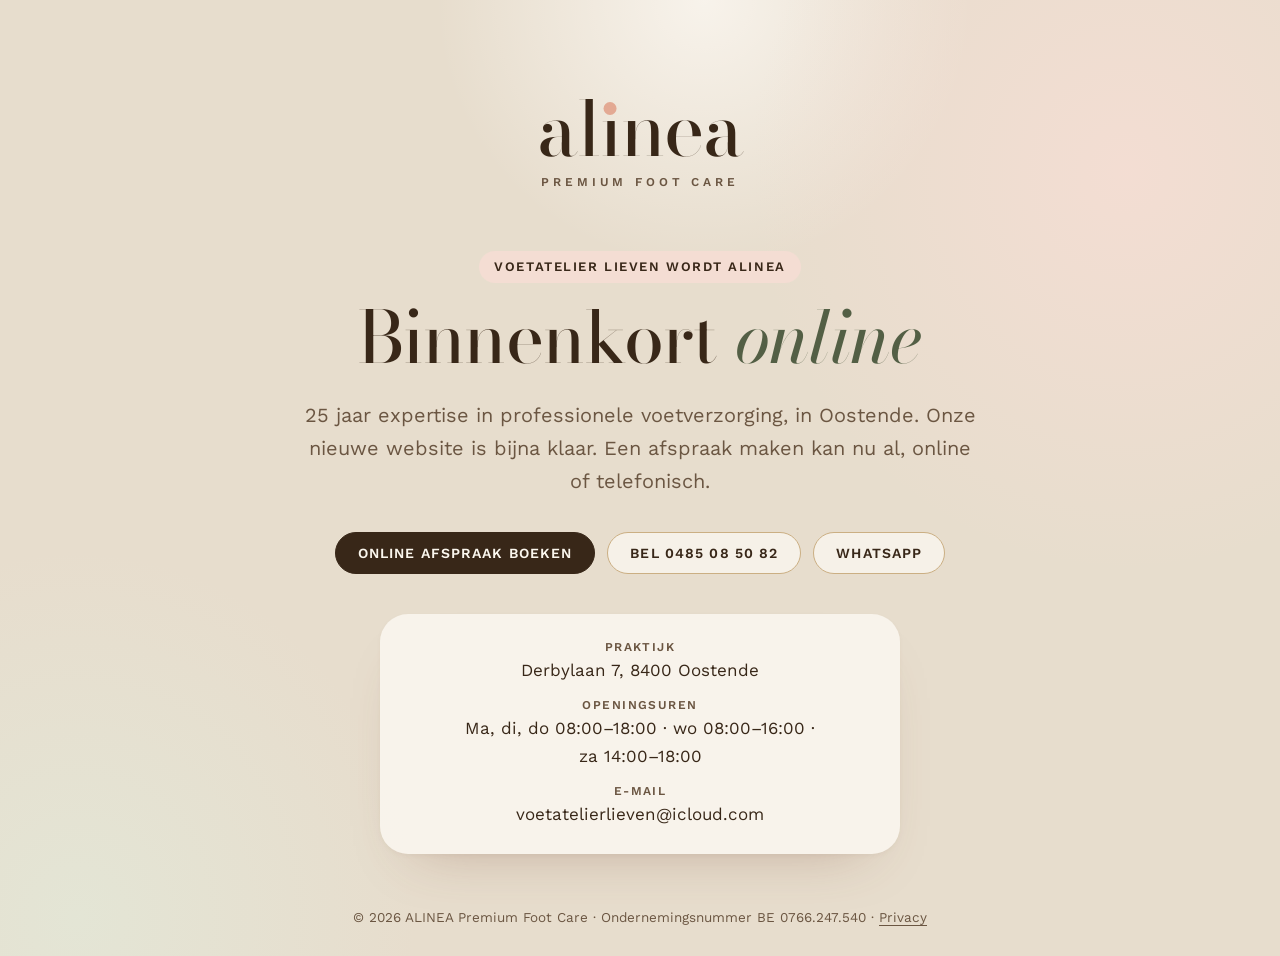
<file: index.html>
<!doctype html>
<html lang="nl-BE">
<head>
<meta charset="utf-8">
<meta name="viewport" content="width=device-width, initial-scale=1">
<title>ALINEA Premium Foot Care — Binnenkort online</title>
<meta name="description" content="ALINEA Premium Foot Care, voorheen Voetatelier Lieven: 25 jaar professionele voetverzorging in Oostende. Onze nieuwe website is binnenkort online. Afspraken: 0485 08 50 82.">
<link rel="canonical" href="https://www.alineafootcare.be/">
<meta property="og:type" content="website">
<meta property="og:locale" content="nl_BE">
<meta property="og:url" content="https://www.alineafootcare.be/">
<meta property="og:title" content="ALINEA Premium Foot Care — Oostende">
<meta property="og:description" content="Voetatelier Lieven wordt ALINEA Premium Foot Care. Onze nieuwe website is binnenkort online.">
<meta property="og:image" content="https://www.alineafootcare.be/og-image.jpg">
<meta property="og:image:width" content="1200">
<meta property="og:image:height" content="630">
<meta name="twitter:card" content="summary_large_image">
<meta name="theme-color" content="#e7ddcd">
<link rel="icon" href="./favicon.ico" sizes="32x32 48x48">
<link rel="icon" href="./favicon.svg" type="image/svg+xml">
<link rel="apple-touch-icon" href="./apple-touch-icon.png">
<link rel="manifest" href="./site.webmanifest">
<link rel="preload" href="./assets/fonts/bodoni-moda.woff2" as="font" type="font/woff2" crossorigin>
<link rel="preload" href="./assets/fonts/work-sans.woff2" as="font" type="font/woff2" crossorigin>
<link rel="stylesheet" href="./assets/style.css">
<script src="./assets/site.js" defer></script>
<script type="application/ld+json">
{
  "@context": "https://schema.org",
  "@type": "HealthAndBeautyBusiness",
  "name": "ALINEA Premium Foot Care",
  "alternateName": "Voetatelier Lieven",
  "url": "https://www.alineafootcare.be/",
  "image": "https://www.alineafootcare.be/og-image.jpg",
  "telephone": "+32485085082",
  "email": "voetatelierlieven@icloud.com",
  "taxID": "BE0766247540",
  "address": { "@type": "PostalAddress", "streetAddress": "Derbylaan 7", "postalCode": "8400", "addressLocality": "Oostende", "addressCountry": "BE" }
}
</script>
<!-- Bezoekersstatistieken: Umami (stats.havenlicht.be), anoniem en zonder cookies -->
<script defer src="https://stats.havenlicht.be/script.js" data-website-id="5608a2b8-8600-407c-8f38-4f717c710b03" data-domains="alineafootcare.be,www.alineafootcare.be"></script>
<script>document.addEventListener("click",function(e){var a=e.target.closest&&e.target.closest('a[href^="tel:"],a[href^="mailto:"],a[href*="wa.me/"],a[href*="api.whatsapp.com"]');if(!a||!window.umami||a.hasAttribute("data-umami-event"))return;var h=a.getAttribute("href");window.umami.track(h.indexOf("tel:")===0?"bellen":h.indexOf("mailto:")===0?"mail":"whatsapp")});</script>
</head>
<body class="soon-page">
<main class="soon" id="main">
  <div class="soon-inner">
    <p class="soon-brand" role="img" aria-label="ALINEA Premium Foot Care"><b>al<span class="dot-i">ı</span>nea</b><small>PREMIUM FOOT CARE</small></p>
    <p class="eyebrow">Voetatelier Lieven wordt ALINEA</p>
    <h1>Binnenkort <em>online</em></h1>
    <p class="lede">25 jaar expertise in professionele voetverzorging, in Oostende. Onze nieuwe website is bijna klaar. Een afspraak maken kan nu al, online of telefonisch.</p>
    <div class="cta">
      <a class="btn" href="https://voetatelierlieven.posworld.be/#/listws" rel="noopener">Online afspraak boeken</a>
      <a class="btn ghost" href="tel:+32485085082">Bel 0485 08 50 82</a>
      <a class="btn ghost" href="https://wa.me/32485085082" rel="noopener">WhatsApp</a>
    </div>
    <dl class="soon-facts">
      <div><dt>Praktijk</dt><dd><a href="https://www.google.com/maps/search/?api=1&amp;query=Derbylaan+7+8400+Oostende" rel="noopener">Derbylaan 7, 8400 Oostende</a></dd></div>
      <div><dt>Openingsuren</dt><dd><span class="nowrap">Ma, di, do 08:00–18:00</span> · <span class="nowrap">wo 08:00–16:00</span> · <span class="nowrap">za 14:00–18:00</span></dd></div>
      <div><dt>E-mail</dt><dd><a href="mailto:voetatelierlieven@icloud.com">voetatelierlieven@icloud.com</a></dd></div>
    </dl>
  </div>
  <p class="soon-legal">© <span id="yr">2026</span> ALINEA Premium Foot Care · Ondernemingsnummer BE 0766.247.540 · <a href="./juridisch.html#privacy">Privacy</a></p>
</main>
</body>
</html>
</file>
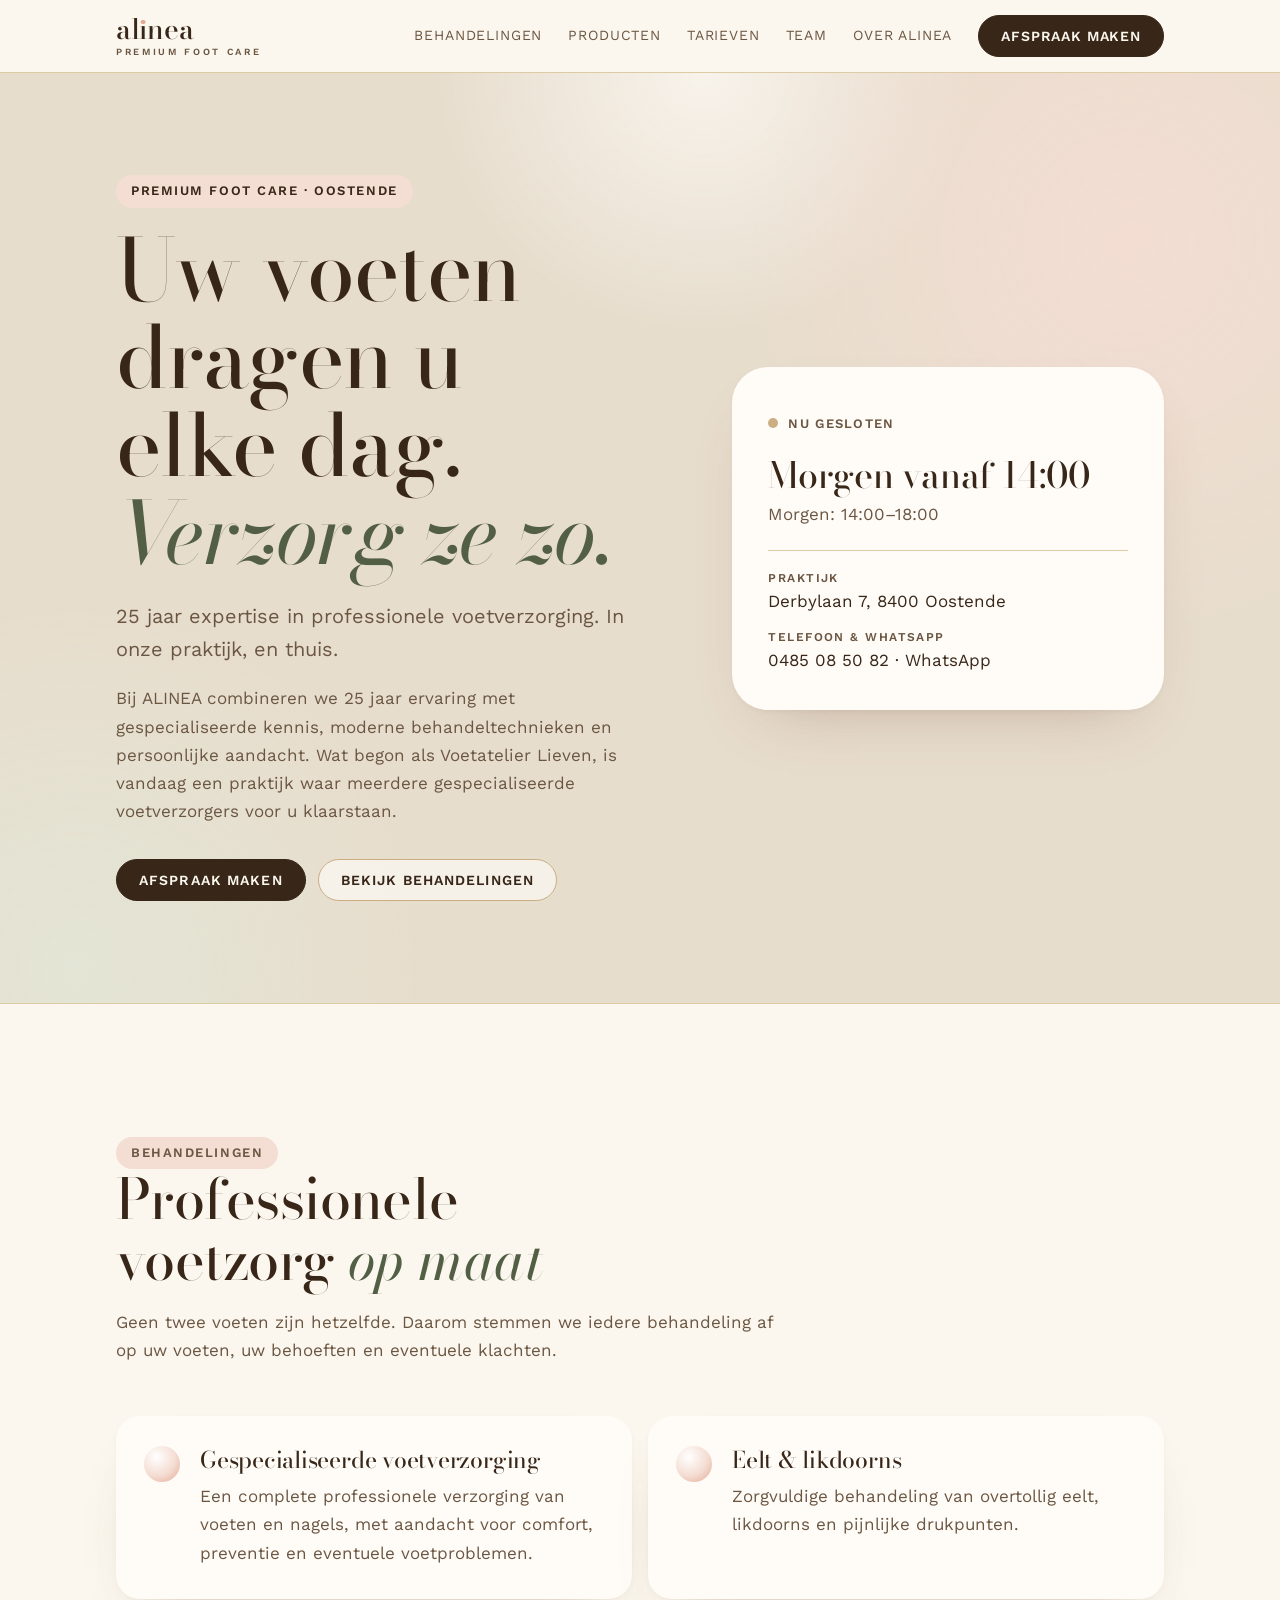
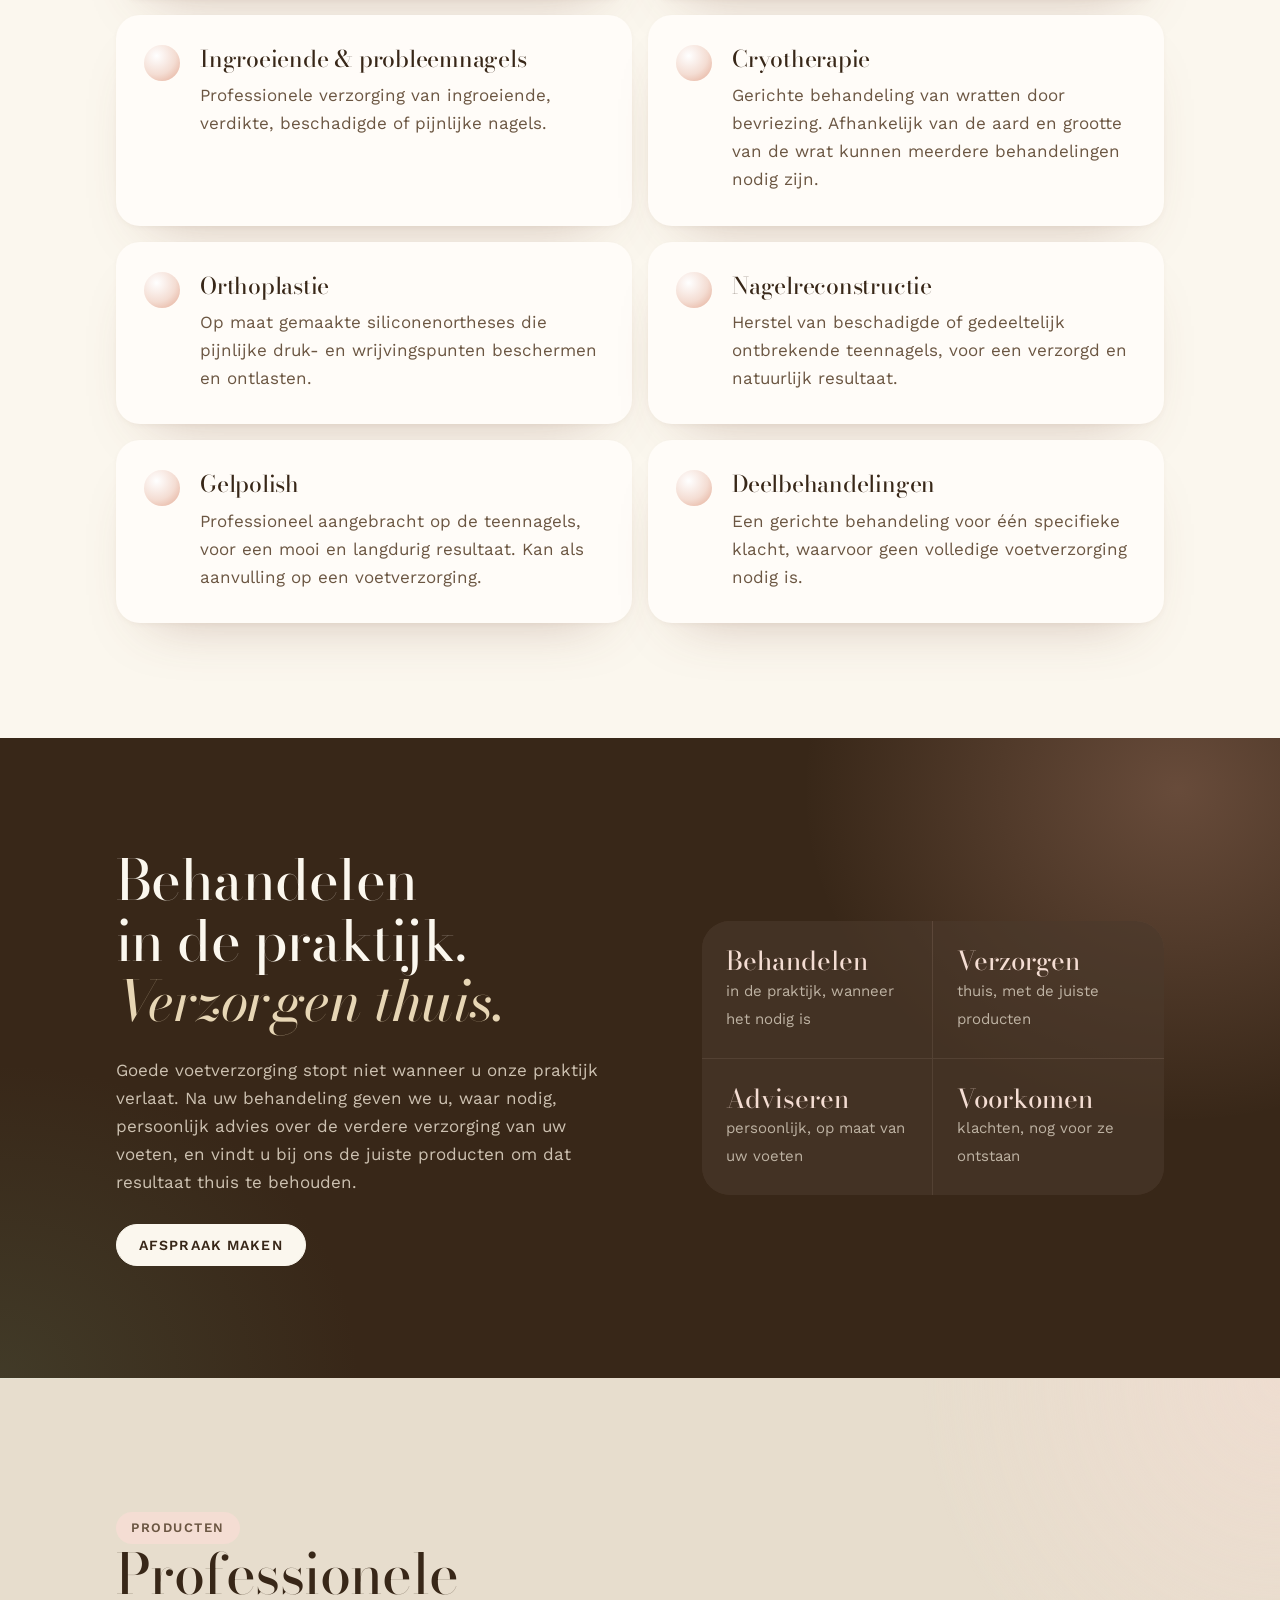
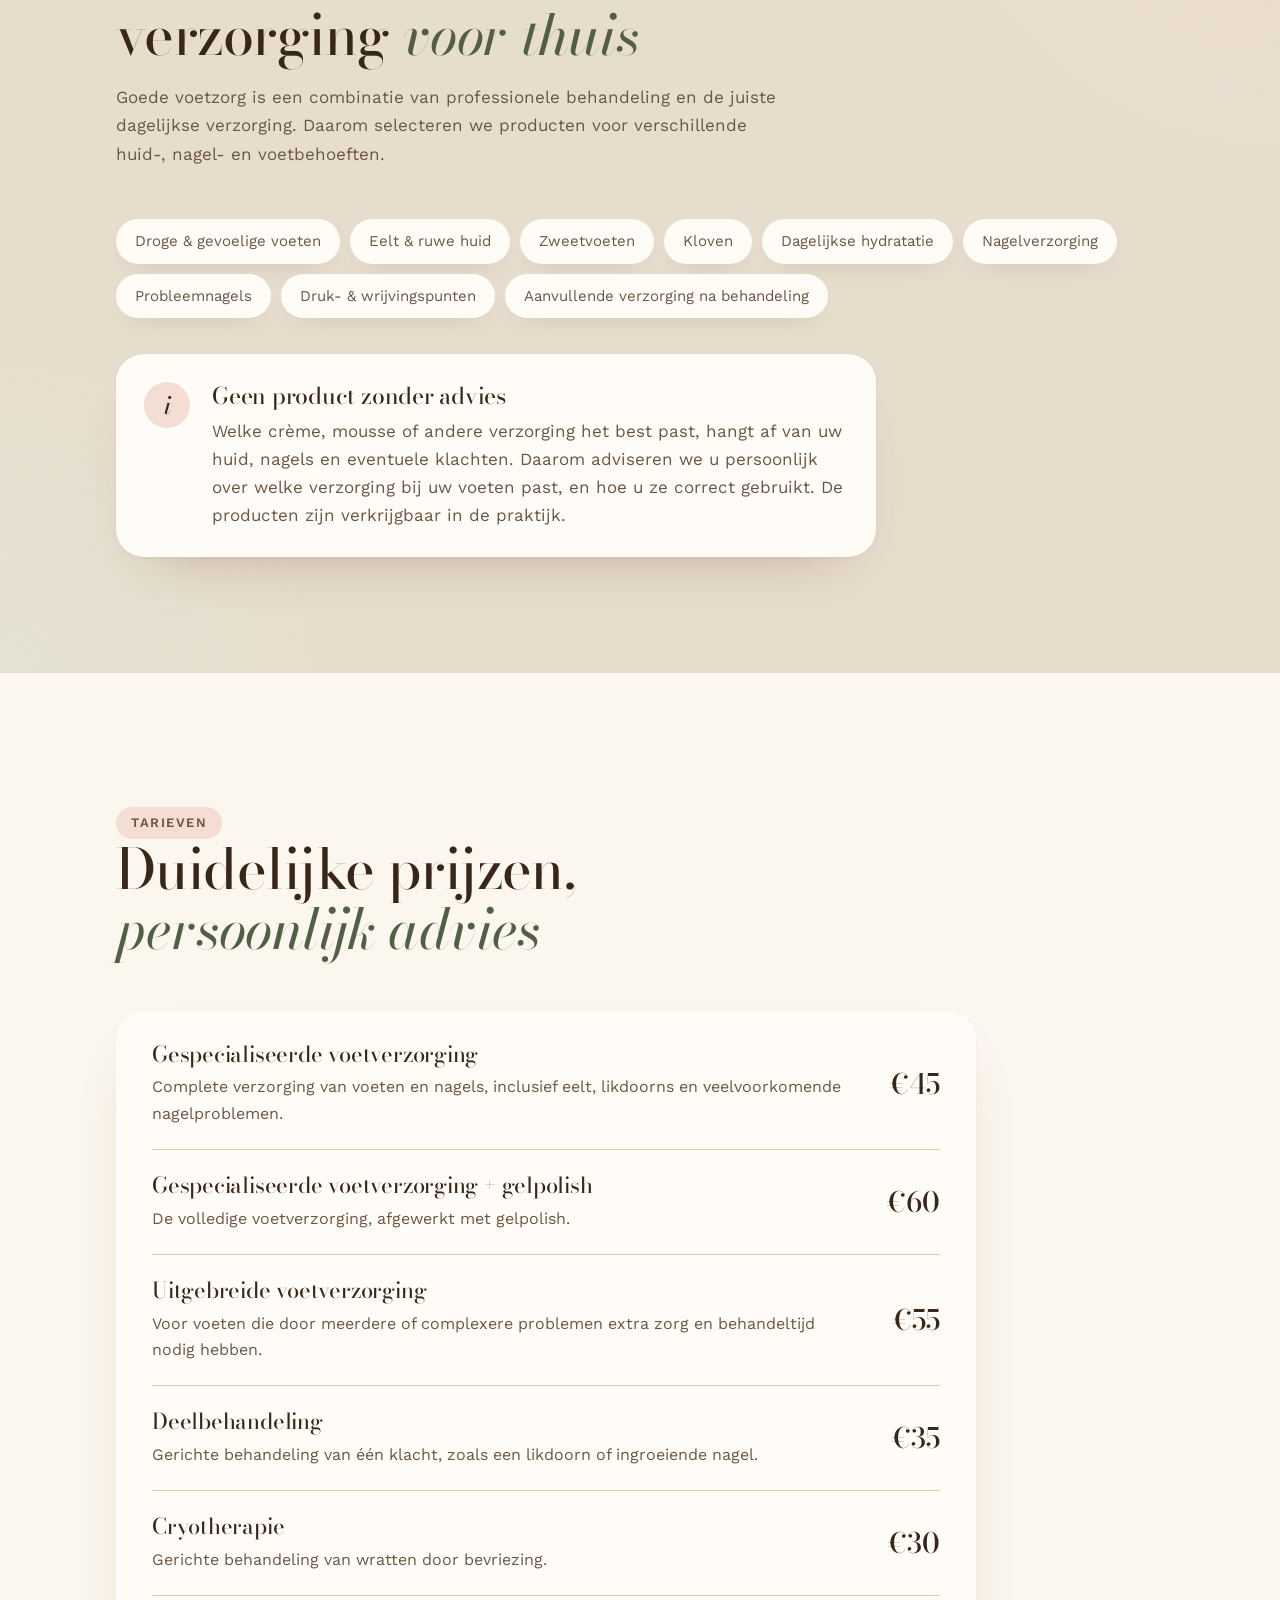
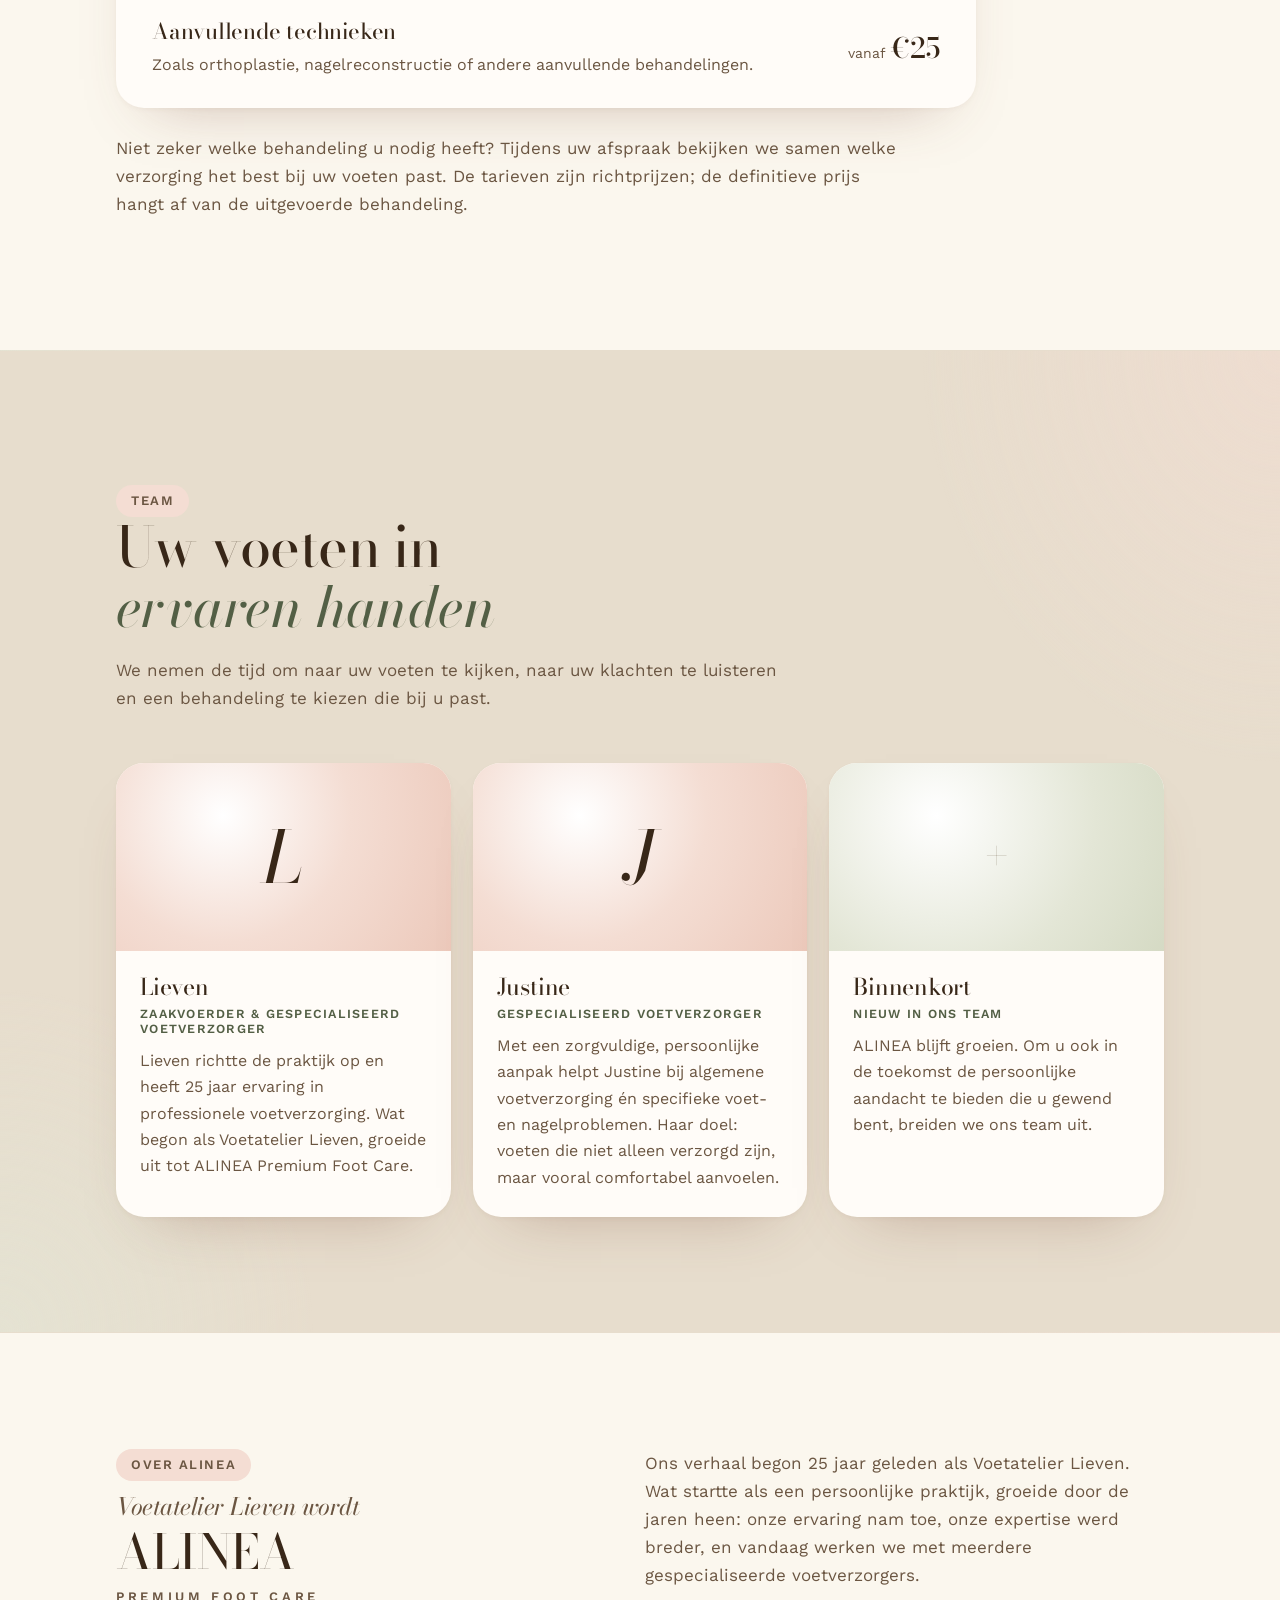
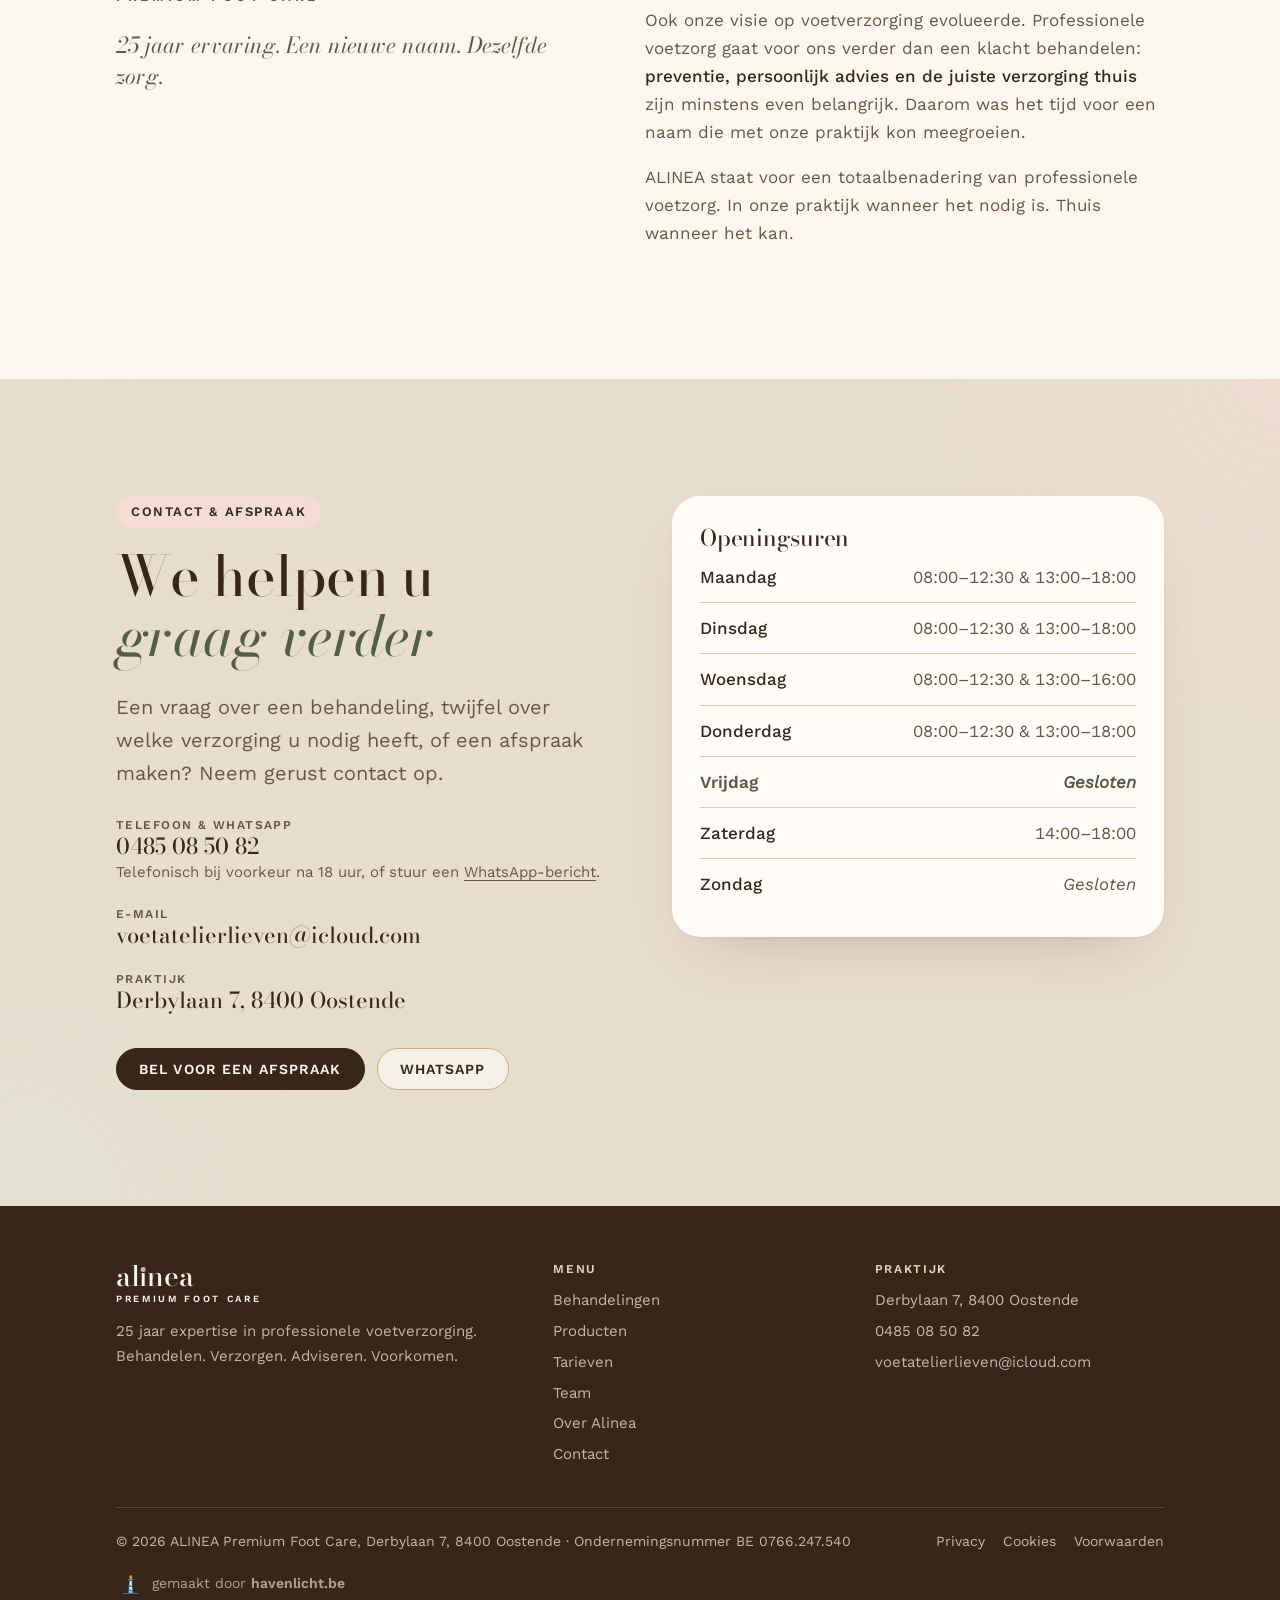
<file: index2.html>
<!doctype html>
<html lang="nl-BE">
<head>
<meta charset="utf-8">
<meta name="viewport" content="width=device-width, initial-scale=1">
<title>ALINEA Premium Foot Care — Voetverzorging in Oostende</title>
<meta name="description" content="ALINEA Premium Foot Care in Oostende: 25 jaar expertise in professionele voetverzorging. Eelt en likdoorns, ingroeiende nagels, cryotherapie, orthoplastie, nagelreconstructie en gelpolish. Voorheen Voetatelier Lieven.">
<meta name="robots" content="noindex, nofollow">
<meta property="og:type" content="website">
<meta property="og:locale" content="nl_BE">
<meta property="og:url" content="https://www.alineafootcare.be/">
<meta property="og:title" content="ALINEA Premium Foot Care — Oostende">
<meta property="og:description" content="25 jaar expertise in professionele voetverzorging, in Oostende. Behandelen, verzorgen, adviseren, voorkomen.">
<meta property="og:image" content="https://www.alineafootcare.be/og-image.jpg">
<meta property="og:image:width" content="1200">
<meta property="og:image:height" content="630">
<meta name="twitter:card" content="summary_large_image">
<meta name="theme-color" content="#e7ddcd">
<link rel="icon" href="./favicon.ico" sizes="32x32 48x48">
<link rel="icon" href="./favicon.svg" type="image/svg+xml">
<link rel="apple-touch-icon" href="./apple-touch-icon.png">
<link rel="manifest" href="./site.webmanifest">
<link rel="preload" href="./assets/fonts/bodoni-moda.woff2" as="font" type="font/woff2" crossorigin>
<link rel="preload" href="./assets/fonts/work-sans.woff2" as="font" type="font/woff2" crossorigin>
<link rel="stylesheet" href="./assets/style.css">
<script src="./assets/site.js" defer></script>
<script type="application/ld+json">
{
  "@context": "https://schema.org",
  "@type": "HealthAndBeautyBusiness",
  "name": "ALINEA Premium Foot Care",
  "alternateName": "Voetatelier Lieven",
  "url": "https://www.alineafootcare.be/",
  "image": "https://www.alineafootcare.be/og-image.jpg",
  "logo": "https://www.alineafootcare.be/icon-512.png",
  "telephone": "+32485085082",
  "email": "voetatelierlieven@icloud.com",
  "priceRange": "€25–€60",
  "taxID": "BE0766247540",
  "address": { "@type": "PostalAddress", "streetAddress": "Derbylaan 7", "postalCode": "8400", "addressLocality": "Oostende", "addressCountry": "BE" },
  "openingHoursSpecification": [
    { "@type": "OpeningHoursSpecification", "dayOfWeek": ["Monday", "Tuesday", "Thursday"], "opens": "08:00", "closes": "12:30" },
    { "@type": "OpeningHoursSpecification", "dayOfWeek": ["Monday", "Tuesday", "Thursday"], "opens": "13:00", "closes": "18:00" },
    { "@type": "OpeningHoursSpecification", "dayOfWeek": ["Wednesday"], "opens": "08:00", "closes": "12:30" },
    { "@type": "OpeningHoursSpecification", "dayOfWeek": ["Wednesday"], "opens": "13:00", "closes": "16:00" },
    { "@type": "OpeningHoursSpecification", "dayOfWeek": ["Saturday"], "opens": "14:00", "closes": "18:00" }
  ]
}
</script>
<!-- Bezoekersstatistieken: Umami (stats.havenlicht.be), anoniem en zonder cookies -->
<script defer src="https://stats.havenlicht.be/script.js" data-website-id="5608a2b8-8600-407c-8f38-4f717c710b03" data-domains="alineafootcare.be,www.alineafootcare.be"></script>
<script>document.addEventListener("click",function(e){var a=e.target.closest&&e.target.closest('a[href^="tel:"],a[href^="mailto:"],a[href*="wa.me/"],a[href*="api.whatsapp.com"]');if(!a||!window.umami||a.hasAttribute("data-umami-event"))return;var h=a.getAttribute("href");window.umami.track(h.indexOf("tel:")===0?"bellen":h.indexOf("mailto:")===0?"mail":"whatsapp")});</script>
</head>
<body>
<a class="skip" href="#main">Naar de inhoud</a>

<header class="site-head">
  <div class="wrap">
    <a class="brand" href="#top" aria-label="ALINEA Premium Foot Care, naar boven"><b>al<span class="dot-i">ı</span>nea</b><small>PREMIUM FOOT CARE</small></a>
    <button class="menu-toggle" type="button" aria-expanded="false" aria-controls="nav">Menu</button>
    <nav class="nav" id="nav" aria-label="Hoofdnavigatie">
      <a href="#behandelingen">Behandelingen</a>
      <a href="#producten">Producten</a>
      <a href="#tarieven">Tarieven</a>
      <a href="#team">Team</a>
      <a href="#over">Over Alinea</a>
      <a class="btn" href="#contact">Afspraak maken</a>
    </nav>
  </div>
</header>

<main id="main">

  <section class="hero" id="top" aria-labelledby="h-hero">
    <div class="wrap">
      <div>
        <p class="eyebrow">Premium Foot Care · Oostende</p>
        <h1 id="h-hero">Uw voeten dragen u elke dag. <em>Verzorg ze zo.</em></h1>
        <p class="lede">25 jaar expertise in professionele voetverzorging. In onze praktijk, en thuis.</p>
        <p>Bij ALINEA combineren we 25 jaar ervaring met gespecialiseerde kennis, moderne behandeltechnieken en persoonlijke aandacht. Wat begon als Voetatelier Lieven, is vandaag een praktijk waar meerdere gespecialiseerde voetverzorgers voor u klaarstaan.</p>
        <div class="cta">
          <a class="btn" href="#contact">Afspraak maken</a>
          <a class="btn ghost" href="#behandelingen">Bekijk behandelingen</a>
        </div>
      </div>

      <aside class="today" data-today aria-label="Openingsuren en contact">
        <p class="state">Openingsuren</p>
        <h2>Ma, di, do 08:00–18:00</h2>
        <p class="hours">Wo tot 16:00 · za 14:00–18:00 · middagpauze 12:30–13:00</p>
        <dl>
          <div><dt>Praktijk</dt><dd><a href="https://www.google.com/maps/search/?api=1&amp;query=Derbylaan+7+8400+Oostende" rel="noopener">Derbylaan 7, 8400 Oostende</a></dd></div>
          <div><dt>Telefoon &amp; WhatsApp</dt><dd><a href="tel:+32485085082">0485 08 50 82</a> · <a href="https://wa.me/32485085082" rel="noopener">WhatsApp</a></dd></div>
        </dl>
      </aside>
    </div>
  </section>

  <section class="section" id="behandelingen" aria-labelledby="h-beh">
    <div class="wrap">
      <div class="section-head">
        <p class="eyebrow">Behandelingen</p>
        <h2 id="h-beh">Professionele voetzorg <em>op maat</em></h2>
        <p>Geen twee voeten zijn hetzelfde. Daarom stemmen we iedere behandeling af op uw voeten, uw behoeften en eventuele klachten.</p>
      </div>
      <ul class="treatments">
        <li><h3>Gespecialiseerde voetverzorging</h3><p>Een complete professionele verzorging van voeten en nagels, met aandacht voor comfort, preventie en eventuele voetproblemen.</p></li>
        <li><h3>Eelt &amp; likdoorns</h3><p>Zorgvuldige behandeling van overtollig eelt, likdoorns en pijnlijke drukpunten.</p></li>
        <li><h3>Ingroeiende &amp; probleemnagels</h3><p>Professionele verzorging van ingroeiende, verdikte, beschadigde of pijnlijke nagels.</p></li>
        <li><h3>Cryotherapie</h3><p>Gerichte behandeling van wratten door bevriezing. Afhankelijk van de aard en grootte van de wrat kunnen meerdere behandelingen nodig zijn.</p></li>
        <li><h3>Orthoplastie</h3><p>Op maat gemaakte siliconenortheses die pijnlijke druk- en wrijvingspunten beschermen en ontlasten.</p></li>
        <li><h3>Nagelreconstructie</h3><p>Herstel van beschadigde of gedeeltelijk ontbrekende teennagels, voor een verzorgd en natuurlijk resultaat.</p></li>
        <li><h3>Gelpolish</h3><p>Professioneel aangebracht op de teennagels, voor een mooi en langdurig resultaat. Kan als aanvulling op een voetverzorging.</p></li>
        <li><h3>Deelbehandelingen</h3><p>Een gerichte behandeling voor één specifieke klacht, waarvoor geen volledige voetverzorging nodig is.</p></li>
      </ul>
    </div>
  </section>

  <section class="band" aria-labelledby="h-band">
    <div class="wrap">
      <div>
        <h2 id="h-band">Behandelen in de praktijk. <em>Verzorgen thuis.</em></h2>
        <p>Goede voetverzorging stopt niet wanneer u onze praktijk verlaat. Na uw behandeling geven we u, waar nodig, persoonlijk advies over de verdere verzorging van uw voeten, en vindt u bij ons de juiste producten om dat resultaat thuis te behouden.</p>
        <a class="btn light" href="#contact">Afspraak maken</a>
      </div>
      <ul class="pillars" aria-label="Onze aanpak">
        <li><b>Behandelen</b><span>in de praktijk, wanneer het nodig is</span></li>
        <li><b>Verzorgen</b><span>thuis, met de juiste producten</span></li>
        <li><b>Adviseren</b><span>persoonlijk, op maat van uw voeten</span></li>
        <li><b>Voorkomen</b><span>klachten, nog voor ze ontstaan</span></li>
      </ul>
    </div>
  </section>

  <section class="section alt" id="producten" aria-labelledby="h-prod">
    <div class="wrap">
      <div class="section-head">
        <p class="eyebrow">Producten</p>
        <h2 id="h-prod">Professionele verzorging <em>voor thuis</em></h2>
        <p>Goede voetzorg is een combinatie van professionele behandeling en de juiste dagelijkse verzorging. Daarom selecteren we producten voor verschillende huid-, nagel- en voetbehoeften.</p>
      </div>
      <ul class="chips" aria-label="Productgroepen">
        <li>Droge &amp; gevoelige voeten</li><li>Eelt &amp; ruwe huid</li><li>Zweetvoeten</li><li>Kloven</li><li>Dagelijkse hydratatie</li>
        <li>Nagelverzorging</li><li>Probleemnagels</li><li>Druk- &amp; wrijvingspunten</li><li>Aanvullende verzorging na behandeling</li>
      </ul>
      <div class="advice">
        <span class="mark" aria-hidden="true">i</span>
        <div>
          <h3>Geen product zonder advies</h3>
          <p>Welke crème, mousse of andere verzorging het best past, hangt af van uw huid, nagels en eventuele klachten. Daarom adviseren we u persoonlijk over welke verzorging bij uw voeten past, en hoe u ze correct gebruikt. De producten zijn verkrijgbaar in de praktijk.</p>
        </div>
      </div>
    </div>
  </section>

  <section class="section" id="tarieven" aria-labelledby="h-tar">
    <div class="wrap">
      <div class="section-head">
        <p class="eyebrow">Tarieven</p>
        <h2 id="h-tar">Duidelijke prijzen, <em>persoonlijk advies</em></h2>
      </div>
      <ul class="prices">
        <li><h3>Gespecialiseerde voetverzorging</h3><p>Complete verzorging van voeten en nagels, inclusief eelt, likdoorns en veelvoorkomende nagelproblemen.</p><span class="price">€45</span></li>
        <li><h3>Gespecialiseerde voetverzorging + gelpolish</h3><p>De volledige voetverzorging, afgewerkt met gelpolish.</p><span class="price">€60</span></li>
        <li><h3>Uitgebreide voetverzorging</h3><p>Voor voeten die door meerdere of complexere problemen extra zorg en behandeltijd nodig hebben.</p><span class="price">€55</span></li>
        <li><h3>Deelbehandeling</h3><p>Gerichte behandeling van één klacht, zoals een likdoorn of ingroeiende nagel.</p><span class="price">€35</span></li>
        <li><h3>Cryotherapie</h3><p>Gerichte behandeling van wratten door bevriezing.</p><span class="price">€30</span></li>
        <li><h3>Aanvullende technieken</h3><p>Zoals orthoplastie, nagelreconstructie of andere aanvullende behandelingen.</p><span class="price"><small>vanaf</small>€25</span></li>
      </ul>
      <p class="note">Niet zeker welke behandeling u nodig heeft? Tijdens uw afspraak bekijken we samen welke verzorging het best bij uw voeten past. De tarieven zijn richtprijzen; de definitieve prijs hangt af van de uitgevoerde behandeling.</p>
    </div>
  </section>

  <section class="section alt" id="team" aria-labelledby="h-team">
    <div class="wrap">
      <div class="section-head">
        <p class="eyebrow">Team</p>
        <h2 id="h-team">Uw voeten in <em>ervaren handen</em></h2>
        <p>We nemen de tijd om naar uw voeten te kijken, naar uw klachten te luisteren en een behandeling te kiezen die bij u past.</p>
      </div>
      <ul class="team">
        <li>
          <div class="ph" aria-hidden="true">L</div>
          <div class="body"><h3>Lieven</h3><p class="role">Zaakvoerder &amp; gespecialiseerd voetverzorger</p><p>Lieven richtte de praktijk op en heeft 25 jaar ervaring in professionele voetverzorging. Wat begon als Voetatelier Lieven, groeide uit tot ALINEA Premium Foot Care.</p></div>
        </li>
        <li>
          <div class="ph" aria-hidden="true">J</div>
          <div class="body"><h3>Justine</h3><p class="role">Gespecialiseerd voetverzorger</p><p>Met een zorgvuldige, persoonlijke aanpak helpt Justine bij algemene voetverzorging én specifieke voet- en nagelproblemen. Haar doel: voeten die niet alleen verzorgd zijn, maar vooral comfortabel aanvoelen.</p></div>
        </li>
        <li>
          <div class="ph future" aria-hidden="true">+</div>
          <div class="body"><h3>Binnenkort</h3><p class="role">Nieuw in ons team</p><p>ALINEA blijft groeien. Om u ook in de toekomst de persoonlijke aandacht te bieden die u gewend bent, breiden we ons team uit.</p></div>
        </li>
      </ul>
    </div>
  </section>

  <section class="section" id="over" aria-labelledby="h-over">
    <div class="wrap story">
      <div>
        <p class="eyebrow">Over Alinea</p>
        <h2 class="rename" id="h-over"><span>Voetatelier Lieven wordt</span>ALINEA<small>Premium Foot Care</small></h2>
        <p class="tag">25 jaar ervaring. Een nieuwe naam. Dezelfde zorg.</p>
      </div>
      <div>
        <p>Ons verhaal begon 25 jaar geleden als Voetatelier Lieven. Wat startte als een persoonlijke praktijk, groeide door de jaren heen: onze ervaring nam toe, onze expertise werd breder, en vandaag werken we met meerdere gespecialiseerde voetverzorgers.</p>
        <p>Ook onze visie op voetverzorging evolueerde. Professionele voetzorg gaat voor ons verder dan een klacht behandelen: <strong>preventie, persoonlijk advies en de juiste verzorging thuis</strong> zijn minstens even belangrijk. Daarom was het tijd voor een naam die met onze praktijk kon meegroeien.</p>
        <p>ALINEA staat voor een totaalbenadering van professionele voetzorg. In onze praktijk wanneer het nodig is. Thuis wanneer het kan.</p>
      </div>
    </div>
  </section>

  <section class="section alt" id="contact" aria-labelledby="h-contact">
    <div class="wrap contact">
      <div>
        <p class="eyebrow">Contact &amp; afspraak</p>
        <h2 id="h-contact">We helpen u <em>graag verder</em></h2>
        <p class="lede">Een vraag over een behandeling, twijfel over welke verzorging u nodig heeft, of een afspraak maken? Neem gerust contact op.</p>
        <ul class="contact-list">
          <li><div class="k">Telefoon &amp; WhatsApp</div><div class="v"><a href="tel:+32485085082">0485 08 50 82</a></div><div class="s">Telefonisch bij voorkeur na 18 uur, of stuur een <a href="https://wa.me/32485085082" rel="noopener">WhatsApp-bericht</a>.</div></li>
          <li><div class="k">E-mail</div><div class="v"><a href="mailto:voetatelierlieven@icloud.com">voetatelierlieven@icloud.com</a></div></li>
          <li><div class="k">Praktijk</div><div class="v"><a href="https://www.google.com/maps/search/?api=1&amp;query=Derbylaan+7+8400+Oostende" rel="noopener">Derbylaan 7, 8400 Oostende</a></div></li>
        </ul>
        <div class="cta">
          <a class="btn" href="tel:+32485085082">Bel voor een afspraak</a>
          <a class="btn ghost" href="https://wa.me/32485085082" rel="noopener">WhatsApp</a>
        </div>
      </div>
      <div class="hours-card">
        <h3>Openingsuren</h3>
        <table>
          <caption class="vh">Openingsuren per dag</caption>
          <tbody>
            <tr data-day="1"><th scope="row">Maandag</th><td>08:00–12:30 &amp; 13:00–18:00</td></tr>
            <tr data-day="2"><th scope="row">Dinsdag</th><td>08:00–12:30 &amp; 13:00–18:00</td></tr>
            <tr data-day="3"><th scope="row">Woensdag</th><td>08:00–12:30 &amp; 13:00–16:00</td></tr>
            <tr data-day="4"><th scope="row">Donderdag</th><td>08:00–12:30 &amp; 13:00–18:00</td></tr>
            <tr data-day="5"><th scope="row">Vrijdag</th><td class="closed">Gesloten</td></tr>
            <tr data-day="6"><th scope="row">Zaterdag</th><td>14:00–18:00</td></tr>
            <tr data-day="0"><th scope="row">Zondag</th><td class="closed">Gesloten</td></tr>
          </tbody>
        </table>
      </div>
    </div>
  </section>

</main>

<footer class="site-foot">
  <div class="wrap">
    <div class="grid">
      <div>
        <a class="brand" href="#top"><b>al<span class="dot-i">ı</span>nea</b><small>PREMIUM FOOT CARE</small></a>
        <p>25 jaar expertise in professionele voetverzorging. Behandelen. Verzorgen. Adviseren. Voorkomen.</p>
      </div>
      <div>
        <h2>Menu</h2>
        <ul><li><a href="#behandelingen">Behandelingen</a></li><li><a href="#producten">Producten</a></li><li><a href="#tarieven">Tarieven</a></li><li><a href="#team">Team</a></li><li><a href="#over">Over Alinea</a></li><li><a href="#contact">Contact</a></li></ul>
      </div>
      <div>
        <h2>Praktijk</h2>
        <ul><li>Derbylaan 7, 8400 Oostende</li><li><a href="tel:+32485085082">0485 08 50 82</a></li><li><a href="mailto:voetatelierlieven@icloud.com">voetatelierlieven@icloud.com</a></li></ul>
      </div>
    </div>
    <div class="legal">
      <span>© <span id="yr">2026</span> ALINEA Premium Foot Care, Derbylaan 7, 8400 Oostende · Ondernemingsnummer BE 0766.247.540</span>
      <nav aria-label="Juridisch"><a href="./juridisch.html#privacy">Privacy</a><a href="./juridisch.html#cookies">Cookies</a><a href="./juridisch.html#voorwaarden">Voorwaarden</a></nav>
    </div>
    <div class="credit"><a class="hl-credit" href="https://havenlicht.be" target="_blank" rel="noopener">
      <svg class="hl-credit__icon" viewBox="0 0 40 32" aria-hidden="true">
        <g class="hl-credit__beam" fill="#FFD45C">
          <path d="M20 8.6 L1 3 L1 14 Z"/>
          <path d="M20 8.6 L39 3 L39 14 Z"/>
        </g>
        <path d="M16.6 30 L18 12 H22 L23.4 30 Z" fill="#FFFFFF" stroke="#0E2A47" stroke-width="1" stroke-linejoin="round"/>
        <path d="M17.4 19.5 Q18.7 18.6 20 19.5 T22.6 19.5 V21.3 Q21.3 22.2 20 21.3 T17.4 21.3 Z M17 25.5 Q18.5 24.6 20 25.5 T23 25.5 V27.3 Q21.5 28.2 20 27.3 T17 27.3 Z" fill="#2E7DB8"/>
        <rect x="16.5" y="10.6" width="7" height="1.8" rx=".6" fill="#FFFFFF" stroke="#0E2A47" stroke-width=".8"/>
        <rect x="17.8" y="6.6" width="4.4" height="4" fill="#FFD45C" stroke="#0E2A47" stroke-width=".8"/>
        <path d="M17.2 6.8 Q20 3.4 22.8 6.8 Z" fill="#E8553E"/>
        <path d="M10 30.4 H30" stroke="#2E7DB8" stroke-width="1.6" stroke-linecap="round"/>
      </svg>
      <span>gemaakt door <strong>havenlicht.be</strong></span>
    </a></div>
  </div>
</footer>
</body>
</html>
</file>
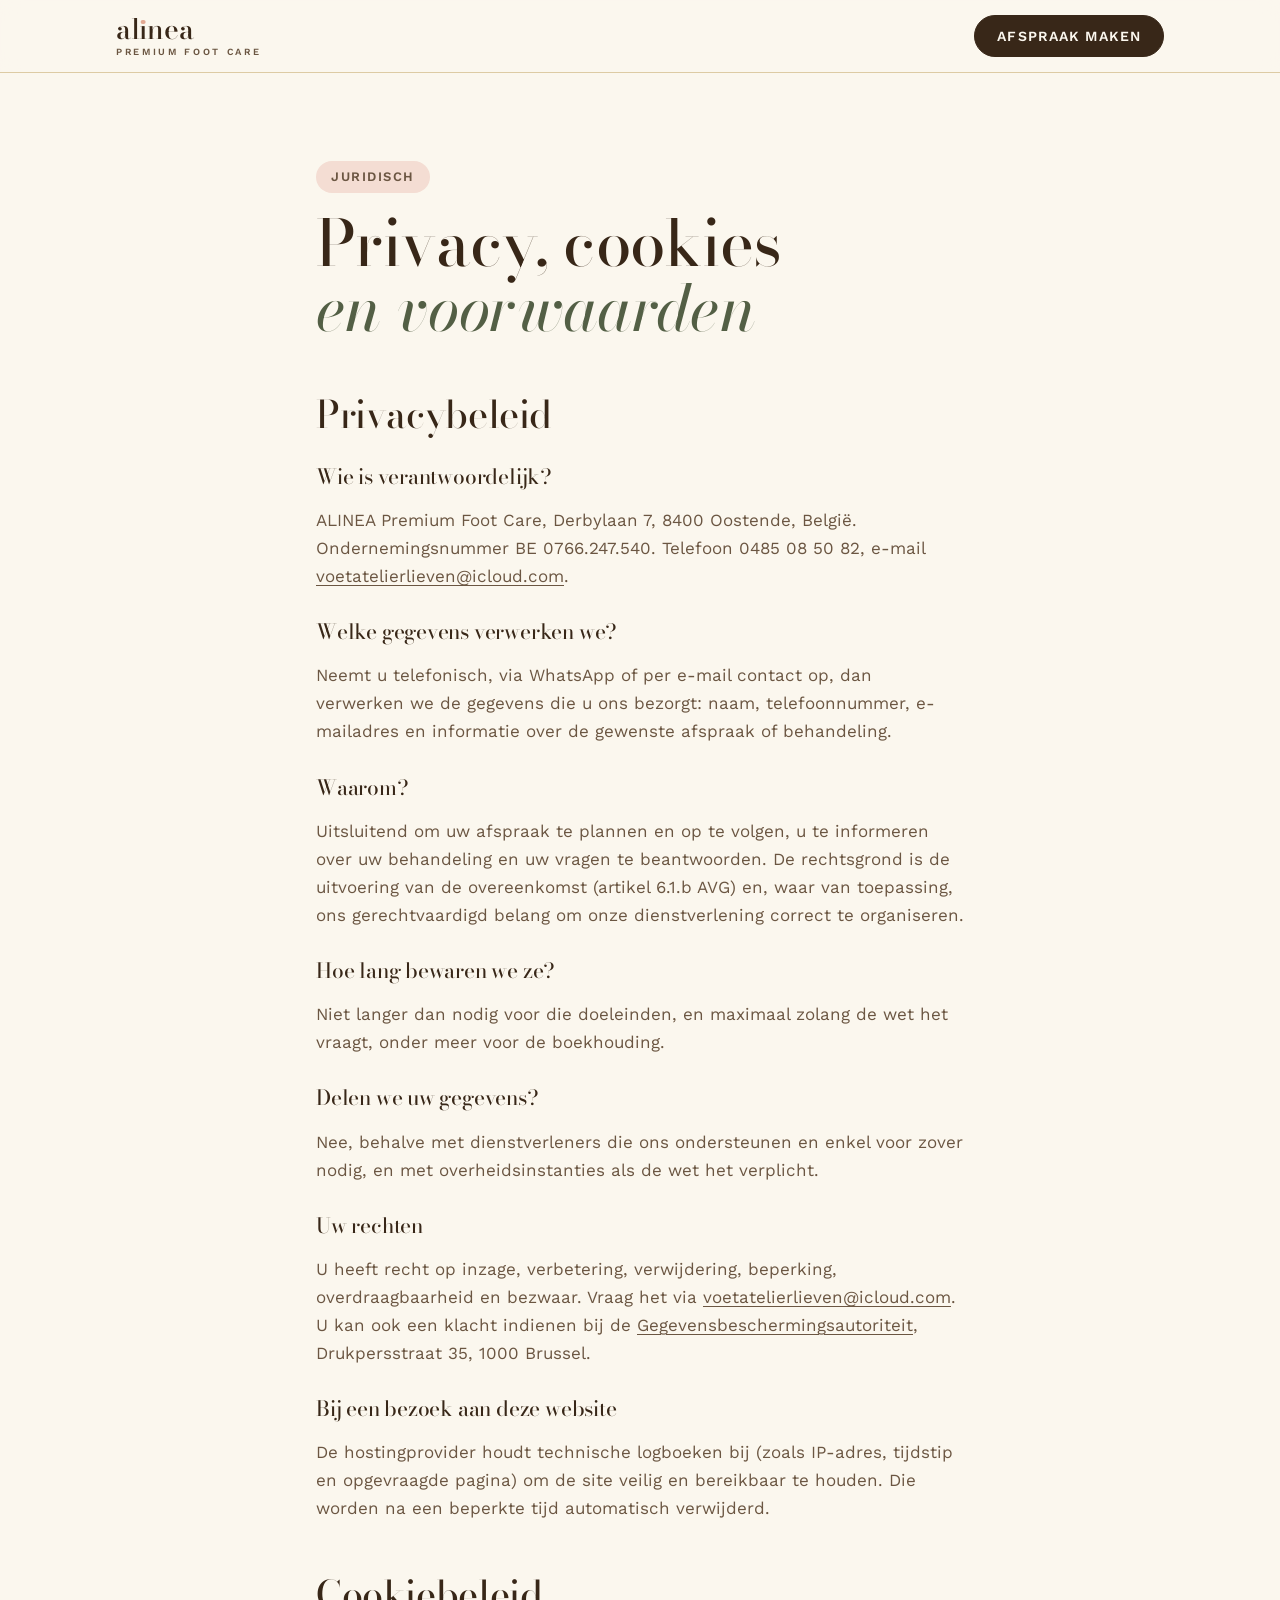
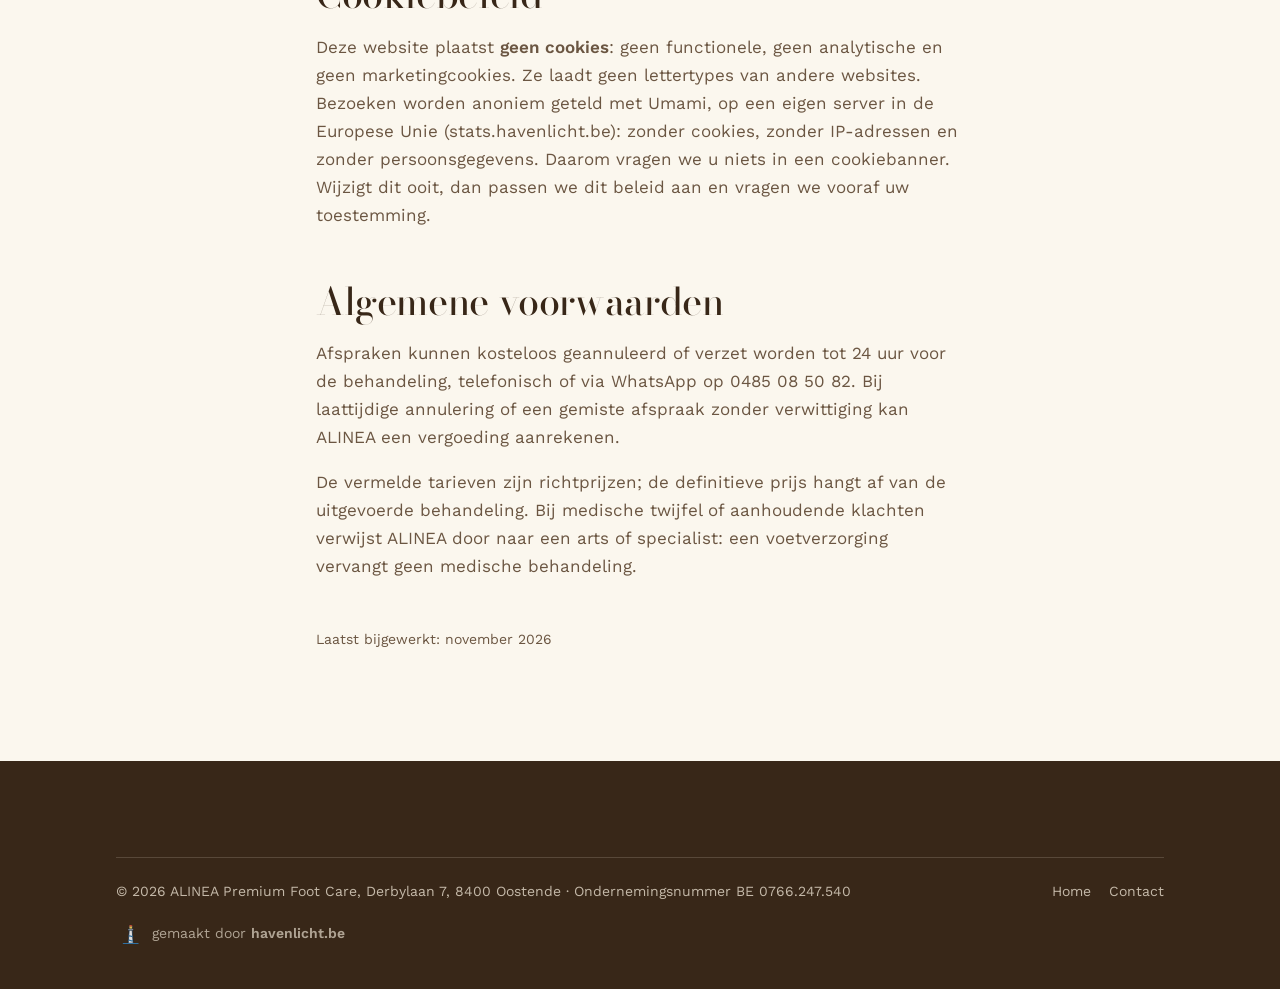
<file: juridisch.html>
<!doctype html>
<html lang="nl-BE">
<head>
<meta charset="utf-8">
<meta name="viewport" content="width=device-width, initial-scale=1">
<title>Privacy, cookies en voorwaarden — ALINEA Premium Foot Care</title>
<meta name="description" content="Privacybeleid, cookiebeleid en algemene voorwaarden van ALINEA Premium Foot Care, Oostende.">
<link rel="canonical" href="https://www.alineafootcare.be/juridisch.html">
<meta name="theme-color" content="#e7ddcd">
<link rel="icon" href="./favicon.ico" sizes="32x32 48x48">
<link rel="icon" href="./favicon.svg" type="image/svg+xml">
<link rel="apple-touch-icon" href="./apple-touch-icon.png">
<link rel="stylesheet" href="./assets/style.css">
<script src="./assets/site.js" defer></script>
<!-- Bezoekersstatistieken: Umami (stats.havenlicht.be), anoniem en zonder cookies -->
<script defer src="https://stats.havenlicht.be/script.js" data-website-id="5608a2b8-8600-407c-8f38-4f717c710b03" data-domains="alineafootcare.be,www.alineafootcare.be"></script>
<script>document.addEventListener("click",function(e){var a=e.target.closest&&e.target.closest('a[href^="tel:"],a[href^="mailto:"],a[href*="wa.me/"],a[href*="api.whatsapp.com"]');if(!a||!window.umami||a.hasAttribute("data-umami-event"))return;var h=a.getAttribute("href");window.umami.track(h.indexOf("tel:")===0?"bellen":h.indexOf("mailto:")===0?"mail":"whatsapp")});</script>
</head>
<body>
<a class="skip" href="#main">Naar de inhoud</a>
<header class="site-head">
  <div class="wrap">
    <a class="brand" href="./index2.html" aria-label="ALINEA Premium Foot Care, home"><b>al<span class="dot-i">ı</span>nea</b><small>PREMIUM FOOT CARE</small></a>
    <a class="btn" href="./index2.html#contact">Afspraak maken</a>
  </div>
</header>

<main id="main" class="wrap doc">
  <p class="eyebrow">Juridisch</p>
  <h1>Privacy, cookies <em>en voorwaarden</em></h1>

  <h2 id="privacy">Privacybeleid</h2>
  <h3>Wie is verantwoordelijk?</h3>
  <p>ALINEA Premium Foot Care, Derbylaan 7, 8400 Oostende, België. Ondernemingsnummer BE 0766.247.540. Telefoon 0485 08 50 82, e-mail <a href="mailto:voetatelierlieven@icloud.com">voetatelierlieven@icloud.com</a>.</p>
  <h3>Welke gegevens verwerken we?</h3>
  <p>Neemt u telefonisch, via WhatsApp of per e-mail contact op, dan verwerken we de gegevens die u ons bezorgt: naam, telefoonnummer, e-mailadres en informatie over de gewenste afspraak of behandeling.</p>
  <h3>Waarom?</h3>
  <p>Uitsluitend om uw afspraak te plannen en op te volgen, u te informeren over uw behandeling en uw vragen te beantwoorden. De rechtsgrond is de uitvoering van de overeenkomst (artikel 6.1.b AVG) en, waar van toepassing, ons gerechtvaardigd belang om onze dienstverlening correct te organiseren.</p>
  <h3>Hoe lang bewaren we ze?</h3>
  <p>Niet langer dan nodig voor die doeleinden, en maximaal zolang de wet het vraagt, onder meer voor de boekhouding.</p>
  <h3>Delen we uw gegevens?</h3>
  <p>Nee, behalve met dienstverleners die ons ondersteunen en enkel voor zover nodig, en met overheidsinstanties als de wet het verplicht.</p>
  <h3>Uw rechten</h3>
  <p>U heeft recht op inzage, verbetering, verwijdering, beperking, overdraagbaarheid en bezwaar. Vraag het via <a href="mailto:voetatelierlieven@icloud.com">voetatelierlieven@icloud.com</a>. U kan ook een klacht indienen bij de <a href="https://www.gegevensbeschermingsautoriteit.be" rel="noopener">Gegevensbeschermingsautoriteit</a>, Drukpersstraat 35, 1000 Brussel.</p>
  <h3>Bij een bezoek aan deze website</h3>
  <p>De hostingprovider houdt technische logboeken bij (zoals IP-adres, tijdstip en opgevraagde pagina) om de site veilig en bereikbaar te houden. Die worden na een beperkte tijd automatisch verwijderd.</p>

  <h2 id="cookies">Cookiebeleid</h2>
  <p>Deze website plaatst <strong>geen cookies</strong>: geen functionele, geen analytische en geen marketingcookies. Ze laadt geen lettertypes van andere websites. Bezoeken worden anoniem geteld met Umami, op een eigen server in de Europese Unie (stats.havenlicht.be): zonder cookies, zonder IP-adressen en zonder persoonsgegevens. Daarom vragen we u niets in een cookiebanner. Wijzigt dit ooit, dan passen we dit beleid aan en vragen we vooraf uw toestemming.</p>

  <h2 id="voorwaarden">Algemene voorwaarden</h2>
  <p>Afspraken kunnen kosteloos geannuleerd of verzet worden tot 24 uur voor de behandeling, telefonisch of via WhatsApp op 0485 08 50 82. Bij laattijdige annulering of een gemiste afspraak zonder verwittiging kan ALINEA een vergoeding aanrekenen.</p>
  <p>De vermelde tarieven zijn richtprijzen; de definitieve prijs hangt af van de uitgevoerde behandeling. Bij medische twijfel of aanhoudende klachten verwijst ALINEA door naar een arts of specialist: een voetverzorging vervangt geen medische behandeling.</p>

  <p class="updated muted">Laatst bijgewerkt: november 2026</p>
</main>

<footer class="site-foot">
  <div class="wrap">
    <div class="legal">
      <span>© <span id="yr">2026</span> ALINEA Premium Foot Care, Derbylaan 7, 8400 Oostende · Ondernemingsnummer BE 0766.247.540</span>
      <nav aria-label="Juridisch"><a href="./index2.html">Home</a><a href="./index2.html#contact">Contact</a></nav>
    </div>
    <div class="credit"><a class="hl-credit" href="https://havenlicht.be" target="_blank" rel="noopener">
      <svg class="hl-credit__icon" viewBox="0 0 40 32" aria-hidden="true">
        <g class="hl-credit__beam" fill="#FFD45C">
          <path d="M20 8.6 L1 3 L1 14 Z"/>
          <path d="M20 8.6 L39 3 L39 14 Z"/>
        </g>
        <path d="M16.6 30 L18 12 H22 L23.4 30 Z" fill="#FFFFFF" stroke="#0E2A47" stroke-width="1" stroke-linejoin="round"/>
        <path d="M17.4 19.5 Q18.7 18.6 20 19.5 T22.6 19.5 V21.3 Q21.3 22.2 20 21.3 T17.4 21.3 Z M17 25.5 Q18.5 24.6 20 25.5 T23 25.5 V27.3 Q21.5 28.2 20 27.3 T17 27.3 Z" fill="#2E7DB8"/>
        <rect x="16.5" y="10.6" width="7" height="1.8" rx=".6" fill="#FFFFFF" stroke="#0E2A47" stroke-width=".8"/>
        <rect x="17.8" y="6.6" width="4.4" height="4" fill="#FFD45C" stroke="#0E2A47" stroke-width=".8"/>
        <path d="M17.2 6.8 Q20 3.4 22.8 6.8 Z" fill="#E8553E"/>
        <path d="M10 30.4 H30" stroke="#2E7DB8" stroke-width="1.6" stroke-linecap="round"/>
      </svg>
      <span>gemaakt door <strong>havenlicht.be</strong></span>
    </a></div>
  </div>
</footer>
</body>
</html>
</file>
<file: assets/style.css>
/* ALINEA Premium Foot Care — alineafootcare.be */

@font-face { font-family: "Bodoni Moda"; font-style: normal; font-weight: 400 800; font-display: swap; src: url("fonts/bodoni-moda.woff2") format("woff2"); }
@font-face { font-family: "Bodoni Moda"; font-style: italic; font-weight: 400 600; font-display: swap; src: url("fonts/bodoni-moda-italic.woff2") format("woff2"); }
@font-face { font-family: "Work Sans"; font-style: normal; font-weight: 300 600; font-display: swap; src: url("fonts/work-sans.woff2") format("woff2"); }
@font-face { font-family: "Work Sans"; font-style: italic; font-weight: 400; font-display: swap; src: url("fonts/work-sans-italic.woff2") format("woff2"); }

:root {
  --cream: #e7ddcd;
  --cream-deep: #e7d6b5;
  --paper: #fbf7ee;
  --ink: #382718;
  --ink-soft: #6b5642;
  --line: #cbaf83;
  --line-soft: #ddcba4;
  --accent: #535f45;
  --accent-soft: #7c8968;

  --serif: "Bodoni Moda", Didot, "Bodoni 72", Georgia, serif;
  --sans: "Work Sans", system-ui, -apple-system, "Segoe UI", sans-serif;

  --gutter: clamp(18px, 5vw, 56px);
  --max: 1160px;
  --radius: 18px;
}

*, *::before, *::after { box-sizing: border-box; }
html { -webkit-text-size-adjust: 100%; scroll-behavior: smooth; scroll-padding-top: 84px; }
@media (prefers-reduced-motion: reduce) { html { scroll-behavior: auto; } }
body { margin: 0; background: var(--paper); color: var(--ink); font: 400 17px/1.65 var(--sans); -webkit-font-smoothing: antialiased; }
img { max-width: 100%; height: auto; display: block; }
a { color: inherit; text-decoration-thickness: 1px; text-underline-offset: .2em; }
a:hover { color: var(--accent); }
:focus-visible { outline: 2px solid var(--accent); outline-offset: 3px; border-radius: 4px; }
::selection { background: var(--accent); color: var(--paper); }
.skip { position: absolute; left: -999px; top: 8px; z-index: 60; background: var(--ink); color: var(--paper); padding: 8px 14px; border-radius: 999px; }
.skip:focus { left: 8px; }
.vh { position: absolute; width: 1px; height: 1px; overflow: hidden; clip: rect(0 0 0 0); white-space: nowrap; }

.wrap { max-width: var(--max); margin: 0 auto; padding: 0 var(--gutter); }

h1, h2, h3 { font-family: var(--serif); font-weight: 450; letter-spacing: -0.01em; margin: 0; font-variation-settings: "opsz" 72; text-wrap: balance; }
h1 { font-size: clamp(44px, 7vw, 86px); line-height: 1.02; }
h2 { font-size: clamp(34px, 4.6vw, 56px); line-height: 1.08; }
h3 { font-size: 23px; line-height: 1.25; font-variation-settings: "opsz" 28; }
h1 em, h2 em { font-style: italic; color: var(--accent); }
.eyebrow { font: 600 13px/1.4 var(--sans); letter-spacing: .14em; text-transform: uppercase; color: var(--accent); margin: 0 0 18px; }
.lede { font-size: clamp(18px, 1.8vw, 20px); color: var(--ink-soft); max-width: 34em; margin: 24px 0 0; }
.muted { color: var(--ink-soft); }

/* ---------- header ---------- */
.site-head { position: sticky; top: 0; z-index: 30; background: color-mix(in srgb, var(--paper) 90%, transparent); backdrop-filter: blur(10px); -webkit-backdrop-filter: blur(10px); border-bottom: 1px solid var(--line-soft); }
.site-head .wrap { display: flex; align-items: center; justify-content: space-between; gap: 20px; height: 72px; }
.brand { display: inline-flex; flex-direction: column; text-decoration: none; line-height: 1; }
.brand b { font: 500 28px/1 var(--serif); letter-spacing: .01em; }
.brand small { font: 600 9.5px/1 var(--sans); letter-spacing: .28em; margin-top: 4px; color: var(--ink-soft); }
.brand:hover { color: var(--ink); }
.nav { display: flex; align-items: center; gap: 26px; }
.nav a { text-decoration: none; font-size: 14px; letter-spacing: .06em; text-transform: uppercase; color: var(--ink-soft); }
.nav a:hover { color: var(--ink); }
.nav a.btn, .nav a.btn:hover { color: var(--paper); }
.btn { display: inline-flex; align-items: center; gap: 12px; padding: 13px 22px; border-radius: 999px; background: var(--ink); color: var(--paper); text-decoration: none; font: 600 14px/1 var(--sans); letter-spacing: .08em; text-transform: uppercase; border: 1.5px solid var(--ink); transition: background-color .2s, color .2s; }
.btn:hover { background: var(--accent); border-color: var(--accent); color: var(--paper); }
.btn.ghost { background: transparent; color: var(--ink); }
.btn.ghost:hover { background: var(--ink); color: var(--paper); border-color: var(--ink); }
.btn.light { background: var(--paper); color: var(--ink); border-color: var(--paper); }
.btn.light:hover { background: var(--cream-deep); border-color: var(--cream-deep); color: var(--ink); }
.btn svg { width: 16px; height: 16px; flex: none; }
.menu-toggle { display: none; background: none; border: 1.5px solid var(--line); border-radius: 999px; padding: 9px 16px; font: 600 13px var(--sans); letter-spacing: .08em; text-transform: uppercase; color: var(--ink); cursor: pointer; }
@media (max-width: 1020px) {
  .menu-toggle { display: inline-flex; }
  .nav { position: absolute; top: 72px; left: 0; right: 0; flex-direction: column; align-items: stretch; gap: 0; padding: 8px var(--gutter) 20px; background: var(--paper); border-bottom: 1px solid var(--line-soft); display: none; }
  .nav.open { display: flex; }
  .nav a { padding: 14px 0; border-bottom: 1px solid var(--line-soft); font-size: 15px; }
  .nav .btn { margin-top: 16px; justify-content: center; border-bottom: 1.5px solid var(--ink); color: var(--paper); }
}

/* ---------- hero ---------- */
.hero { background: var(--cream); border-bottom: 1px solid var(--line-soft); }
.hero .wrap { display: grid; grid-template-columns: minmax(0, 1.25fr) minmax(0, 1fr); gap: clamp(32px, 6vw, 80px); align-items: center; padding-top: clamp(48px, 8vw, 104px); padding-bottom: clamp(48px, 8vw, 104px); }
.hero .lede + p { color: var(--ink-soft); max-width: 36em; margin: 18px 0 0; }
.cta { display: flex; flex-wrap: wrap; gap: 12px; margin-top: 34px; }
.today { background: var(--paper); border: 1px solid var(--line-soft); border-radius: var(--radius); padding: clamp(24px, 3vw, 36px); box-shadow: 0 20px 50px -30px rgba(56, 39, 24, .35); }
.today .state { display: inline-flex; align-items: center; gap: 10px; font: 600 13px var(--sans); letter-spacing: .1em; text-transform: uppercase; color: var(--ink-soft); }
.today .state::before { content: ""; width: 10px; height: 10px; border-radius: 50%; background: var(--line); }
.today .state.open { color: var(--accent); }
.today .state.open::before { background: var(--accent); box-shadow: 0 0 0 4px color-mix(in srgb, var(--accent) 20%, transparent); }
.today h2 { font-size: clamp(28px, 3vw, 36px); margin: 12px 0 6px; }
.today .hours { font-size: 17px; color: var(--ink-soft); margin: 0 0 22px; }
.today dl { margin: 0; display: grid; gap: 14px; border-top: 1px solid var(--line-soft); padding-top: 20px; }
.today dt { font: 600 12px var(--sans); letter-spacing: .12em; text-transform: uppercase; color: var(--ink-soft); }
.today dd { margin: 2px 0 0; }
.today dd a { text-decoration: none; }
.today dd a:hover { text-decoration: underline; }
@media (max-width: 880px) { .hero .wrap { grid-template-columns: 1fr; } }

/* ---------- sections ---------- */
.section { padding: clamp(64px, 9vw, 120px) 0; }
.section.alt { background: var(--cream); border-top: 1px solid var(--line-soft); border-bottom: 1px solid var(--line-soft); }
.section-head { max-width: 40em; margin-bottom: clamp(32px, 4vw, 52px); }
.section-head p { color: var(--ink-soft); margin: 18px 0 0; }

.treatments { display: grid; grid-template-columns: repeat(2, minmax(0, 1fr)); border-top: 1px solid var(--line); list-style: none; margin: 0; padding: 0; }
.treatments li { padding: 28px 32px 30px 0; border-bottom: 1px solid var(--line); }
.treatments li:nth-child(even) { padding-left: 32px; padding-right: 0; border-left: 1px solid var(--line-soft); }
.treatments p { margin: 8px 0 0; color: var(--ink-soft); }
@media (max-width: 760px) { .treatments { grid-template-columns: 1fr; } .treatments li, .treatments li:nth-child(even) { padding: 24px 0; border-left: 0; } }

.band { background: var(--ink); color: var(--cream); }
.band .wrap { display: grid; grid-template-columns: minmax(0, 1.1fr) minmax(0, 1fr); gap: clamp(28px, 6vw, 80px); align-items: center; padding-top: clamp(64px, 9vw, 112px); padding-bottom: clamp(64px, 9vw, 112px); }
.band h2 { color: var(--paper); margin-bottom: 24px; }
.band h2 em { color: var(--cream-deep); }
.band p { color: color-mix(in srgb, var(--cream) 85%, transparent); margin: 0 0 28px; }
.pillars { display: grid; grid-template-columns: repeat(2, minmax(0, 1fr)); gap: 1px; background: color-mix(in srgb, var(--cream) 22%, transparent); border-radius: var(--radius); overflow: hidden; list-style: none; margin: 0; padding: 0; }
.pillars li { background: var(--ink); padding: 26px 24px; }
.pillars b { display: block; font: 450 26px/1.1 var(--serif); color: var(--paper); }
.pillars span { font-size: 15px; color: color-mix(in srgb, var(--cream) 75%, transparent); }
@media (max-width: 880px) { .band .wrap { grid-template-columns: 1fr; } }

.chips { display: flex; flex-wrap: wrap; gap: 10px; list-style: none; margin: 0; padding: 0; }
.chips li { padding: 9px 18px; border: 1px solid var(--line); border-radius: 999px; background: var(--paper); font-size: 15px; color: var(--ink-soft); }
.advice { margin-top: 36px; display: grid; grid-template-columns: auto 1fr; gap: 22px; align-items: start; background: var(--paper); border: 1px solid var(--line-soft); border-radius: var(--radius); padding: 28px; max-width: 760px; }
.advice .mark { width: 46px; height: 46px; border-radius: 50%; background: var(--accent); color: var(--paper); display: grid; place-items: center; font: italic 500 24px var(--serif); }
.advice h3 { margin-bottom: 6px; }
.advice p { margin: 0; color: var(--ink-soft); }

/* prices */
.prices { list-style: none; margin: 0; padding: 0; border-top: 1px solid var(--line); max-width: 860px; }
.prices li { display: grid; grid-template-columns: 1fr auto; gap: 6px 32px; padding: 22px 0; border-bottom: 1px solid var(--line-soft); }
.prices h3 { font-size: 22px; }
.prices p { margin: 0; color: var(--ink-soft); grid-column: 1; font-size: 16px; }
.prices .price { grid-column: 2; grid-row: 1 / span 2; align-self: center; font: 500 28px/1 var(--serif); white-space: nowrap; }
.prices .price small { font: 400 14px var(--sans); color: var(--ink-soft); margin-right: 4px; }
.note { margin-top: 26px; color: var(--ink-soft); max-width: 46em; }

/* team */
.team { display: grid; grid-template-columns: repeat(3, minmax(0, 1fr)); gap: 22px; list-style: none; margin: 0; padding: 0; }
.team li { background: var(--paper); border: 1px solid var(--line-soft); border-radius: var(--radius); overflow: hidden; }
.team .ph { aspect-ratio: 16 / 9; background: linear-gradient(160deg, var(--cream-deep), var(--cream)); display: grid; place-items: center; font: italic 400 72px/1 var(--serif); color: color-mix(in srgb, var(--ink) 55%, transparent); }
.team .ph.future { background: repeating-linear-gradient(135deg, var(--cream) 0 12px, var(--paper) 12px 24px); font-size: 48px; font-style: normal; color: var(--ink-soft); }
.team .body { padding: 22px 24px 26px; }
.team .role { font: 600 12.5px var(--sans); letter-spacing: .1em; text-transform: uppercase; color: var(--accent); margin: 4px 0 12px; }
.team p { margin: 0; color: var(--ink-soft); font-size: 16px; }
@media (max-width: 900px) { .team { grid-template-columns: 1fr; max-width: 520px; } }

/* story */
.story { display: grid; grid-template-columns: minmax(0, 1fr) minmax(0, 1.15fr); gap: clamp(32px, 6vw, 80px); align-items: start; }
.story .rename { font: 450 clamp(30px, 4vw, 48px)/1.1 var(--serif); margin: 0; }
.story .rename span { display: block; font-size: .5em; font-style: italic; color: var(--ink-soft); margin-bottom: 6px; }
.story .rename small { display: block; font: 600 13px var(--sans); letter-spacing: .28em; text-transform: uppercase; color: var(--ink-soft); margin-top: 10px; }
.story .tag { margin: 26px 0 0; font: italic 400 22px/1.4 var(--serif); color: var(--accent); }
.story p { color: var(--ink-soft); margin: 0 0 1em; }
.story p strong { color: var(--ink); font-weight: 500; }
@media (max-width: 880px) { .story { grid-template-columns: 1fr; } }

/* contact */
.contact { display: grid; grid-template-columns: minmax(0, 1fr) minmax(0, 1fr); gap: clamp(28px, 5vw, 64px); align-items: start; }
.contact-list { list-style: none; margin: 28px 0 0; padding: 0; display: grid; gap: 22px; }
.contact-list .k { font: 600 12px var(--sans); letter-spacing: .12em; text-transform: uppercase; color: var(--ink-soft); }
.contact-list .v { font: 450 22px/1.3 var(--serif); }
.contact-list .v a { text-decoration: none; }
.contact-list .v, .site-foot li, .today dd { overflow-wrap: anywhere; }
.contact-list .v a:hover { text-decoration: underline; }
.contact-list .s { font-size: 15px; color: var(--ink-soft); }
.hours-card { background: var(--paper); border: 1px solid var(--line-soft); border-radius: var(--radius); padding: 28px; }
.hours-card table { width: 100%; border-collapse: collapse; font-variant-numeric: tabular-nums; }
.hours-card th { text-align: left; font-weight: 500; padding: 11px 0; border-bottom: 1px solid var(--line-soft); }
.hours-card td { text-align: right; padding: 11px 0; border-bottom: 1px solid var(--line-soft); color: var(--ink-soft); }
.hours-card tr:last-child th, .hours-card tr:last-child td { border-bottom: 0; }
.hours-card tr.is-today th, .hours-card tr.is-today td { color: var(--accent); font-weight: 600; }
.hours-card .closed { font-style: italic; }
@media (max-width: 880px) { .contact { grid-template-columns: 1fr; } }

/* footer */
.site-foot { background: var(--ink); color: color-mix(in srgb, var(--cream) 80%, transparent); padding: 56px 0 36px; font-size: 15px; }
.site-foot .grid { display: grid; grid-template-columns: 1.4fr 1fr 1fr; gap: 32px; }
.site-foot .brand b, .site-foot .brand small { color: var(--paper); }
.site-foot h2 { font: 600 12px var(--sans); letter-spacing: .14em; text-transform: uppercase; color: var(--cream-deep); margin: 0 0 12px; }
.site-foot ul { list-style: none; margin: 0; padding: 0; display: grid; gap: 6px; }
.site-foot a { text-decoration: none; color: inherit; }
.site-foot a:hover { color: var(--paper); text-decoration: underline; }
.site-foot .legal { margin-top: 40px; padding-top: 22px; border-top: 1px solid color-mix(in srgb, var(--cream) 18%, transparent); display: flex; flex-wrap: wrap; justify-content: space-between; gap: 10px 24px; font-size: 14px; }
.site-foot .legal nav { display: flex; gap: 18px; flex-wrap: wrap; }
@media (max-width: 760px) { .site-foot .grid { grid-template-columns: 1fr; } }

/* document pages */
.doc { max-width: 760px; padding-top: clamp(48px, 7vw, 88px); padding-bottom: clamp(56px, 8vw, 96px); }
.doc h1 { font-size: clamp(40px, 5.6vw, 64px); margin-bottom: 14px; }
.doc h2 { font-size: clamp(28px, 3.4vw, 38px); margin: 52px 0 12px; }
.doc h3 { margin: 28px 0 6px; font-size: 21px; }
.doc p, .doc li { color: var(--ink-soft); }
.doc .updated { margin-top: 48px; font-size: 14px; }

/* 404 */
.lost { text-align: center; padding: clamp(80px, 14vw, 160px) 0; }
.lost p { color: var(--ink-soft); max-width: 30em; margin: 18px auto 30px; }
.lost .cta { justify-content: center; }

/* ---------- binnenkort online ---------- */
.soon-page { background: var(--cream); }
.soon { min-height: 100vh; min-height: 100dvh; display: grid; grid-template-rows: 1fr auto; padding: 0 var(--gutter); }
.soon-inner { align-self: center; max-width: 680px; margin: 0 auto; padding: clamp(48px, 10vh, 120px) 0 32px; text-align: center; }
.soon-brand { display: inline-flex; flex-direction: column; line-height: 1; margin: 0 0 clamp(36px, 7vh, 64px); }
.soon-brand b { font: 450 clamp(52px, 9vw, 76px)/1 var(--serif); font-variation-settings: "opsz" 96; }
.soon-brand small { font: 600 12px/1 var(--sans); letter-spacing: .32em; color: var(--ink-soft); margin-top: 10px; }
.soon h1 { font-size: clamp(40px, 6.5vw, 72px); }
.soon .lede { margin-left: auto; margin-right: auto; }
.soon .cta { justify-content: center; }
.soon-facts { margin: 40px auto 0; display: grid; gap: 14px; max-width: 520px; padding-top: 28px; border-top: 1px solid var(--line); }
.soon-facts dt { font: 600 12px var(--sans); letter-spacing: .12em; text-transform: uppercase; color: var(--ink-soft); }
.soon-facts dd { margin: 2px 0 0; overflow-wrap: anywhere; }
.soon-facts a { text-decoration: none; }
.soon-facts a:hover { text-decoration: underline; }
.soon-legal { text-align: center; font-size: 13.5px; color: var(--ink-soft); margin: 0; padding: 20px 0 28px; }

/* =========================================================================
   Zacht & fluffy: classy care, met een vleugje zachtheid (november 2026)
   ========================================================================= */
:root {
  --blush: #f4ddd3;
  --blush-deep: #e3a993;
  --cloud: #fffcf8;
  --sage-mist: #e3e6d6;
  --radius: 28px;
  --shadow-soft: 0 28px 60px -36px rgba(120, 72, 52, .38), 0 2px 6px -2px rgba(120, 72, 52, .08);
}

/* woordmerk: alınea met een blozend puntje op de i */
.brand b, .soon-brand b { text-transform: lowercase; letter-spacing: -0.01em; }
.dot-i { position: relative; display: inline-block; }
.dot-i::after { content: ""; position: absolute; left: 50%; top: .16em; width: .17em; height: .17em; border-radius: 50%; background: var(--blush-deep); transform: translateX(-50%); }

/* labels als zachte pilletjes */
.eyebrow { display: inline-block; padding: 7px 15px; border-radius: 999px; background: var(--blush); color: var(--ink); letter-spacing: .12em; }
.band .eyebrow { background: rgba(244, 221, 211, .16); color: var(--blush); }

/* knoppen die licht opveren */
.btn { transition: transform .25s cubic-bezier(.3, 1.4, .5, 1), box-shadow .25s, background-color .2s, color .2s; }
.btn:hover { transform: translateY(-2px); box-shadow: 0 16px 30px -16px rgba(56, 39, 24, .5); }
.btn.ghost { background: rgba(255, 252, 248, .65); border-color: var(--line); }
.btn.ghost:hover { background: var(--cloud); color: var(--ink); border-color: var(--ink); }
.btn.light:hover { background: var(--blush); border-color: var(--blush); }

/* wolkachtige achtergronden */
.hero, .soon-page {
  background:
    radial-gradient(42% 60% at 88% 18%, rgba(244, 221, 211, .95), transparent 70%),
    radial-gradient(38% 55% at 6% 96%, rgba(227, 230, 214, .9), transparent 70%),
    radial-gradient(30% 40% at 55% 0%, rgba(255, 252, 248, .7), transparent 70%),
    var(--cream);
}
.section.alt {
  background:
    radial-gradient(40% 60% at 100% 0%, rgba(244, 221, 211, .55), transparent 70%),
    radial-gradient(35% 50% at 0% 100%, rgba(227, 230, 214, .6), transparent 70%),
    var(--cream);
  border-color: transparent;
}
.band { background: radial-gradient(45% 80% at 92% 8%, rgba(227, 169, 147, .28), transparent 65%), radial-gradient(40% 70% at 0% 100%, rgba(83, 95, 69, .35), transparent 70%), var(--ink); }

/* kaarten: rond, zacht, zwevend */
.today, .advice, .hours-card, .team li { border: 0; border-radius: var(--radius); background: var(--cloud); box-shadow: var(--shadow-soft); }
.today { border-radius: 36px; }

.treatments { gap: 16px; border-top: 0; }
.treatments li, .treatments li:nth-child(even) { position: relative; padding: 30px 30px 32px 84px; border: 0; border-radius: 24px; background: var(--cloud); box-shadow: var(--shadow-soft); transition: transform .3s ease; }
.treatments li::before { content: ""; position: absolute; left: 28px; top: 30px; width: 36px; height: 36px; border-radius: 50%; background: radial-gradient(circle at 35% 30%, #fff, var(--blush) 55%, var(--blush-deep)); }
.treatments li:hover { transform: translateY(-3px); }
@media (max-width: 760px) { .treatments li, .treatments li:nth-child(even) { padding: 24px 22px 26px 72px; } .treatments li::before { left: 22px; top: 25px; width: 32px; height: 32px; } }

.prices { background: var(--cloud); border-top: 0; border-radius: var(--radius); padding: 8px clamp(20px, 3vw, 36px); box-shadow: var(--shadow-soft); }
.prices li:last-child { border-bottom: 0; }
.prices .price { color: var(--ink); }

.chips li { background: var(--cloud); border-color: transparent; box-shadow: 0 10px 24px -18px rgba(120, 72, 52, .5); }
.advice .mark { background: var(--blush); color: var(--ink); }

.pillars { background: rgba(244, 221, 211, .14); border-radius: var(--radius); }
.pillars li { background: rgba(56, 39, 24, .55); }
.pillars b { color: var(--blush); }

.team .ph { background: radial-gradient(circle at 32% 28%, #fff 0, var(--blush) 48%, #ecc9bb 100%); color: var(--ink); }
.team .ph.future { background: radial-gradient(circle at 32% 28%, #fff 0, var(--sage-mist) 60%, #d5dac4 100%); }

.soon-facts { border-top: 0; background: rgba(255, 252, 248, .7); border-radius: var(--radius); padding: 26px; box-shadow: var(--shadow-soft); }

@media (prefers-reduced-motion: reduce) {
  .btn, .treatments li { transition: none; }
  .btn:hover, .treatments li:hover { transform: none; }
}
.soon-brand { display: flex; flex-direction: column; align-items: center; }
.nowrap { white-space: nowrap; }

/* Havenlicht-credit (footer). Neemt de tekstkleur van de footer over. */
.hl-credit { display: inline-flex; align-items: center; gap: .45em; font-size: .85rem; line-height: 1; color: inherit; text-decoration: none; opacity: .85; transition: opacity .2s; }
.hl-credit:hover, .hl-credit:focus-visible { opacity: 1; }
.hl-credit:hover span { text-decoration: underline; text-underline-offset: 3px; }
.hl-credit strong { font-weight: 600; }
.hl-credit__icon { width: 2.1em; height: 1.7em; flex: none; overflow: visible; }
/* Fl(3) W 10s: drie schitteringen kort na elkaar, dan donker. */
.hl-credit__beam { opacity: 0; animation: hl-fl3 10s linear infinite; }
@keyframes hl-fl3 {
  0%, 3%, 9%, 18%, 24%, 33%, 39%, 100% { opacity: 0; }
  6%, 21%, 36% { opacity: .95; }
}
@media (prefers-reduced-motion: reduce) { .hl-credit__beam { animation: none; opacity: .6; } }
.site-foot .credit { margin-top: 18px; }
.site-foot .hl-credit { font-size: 14px; }
.site-foot .hl-credit:hover { text-decoration: none; color: var(--paper); }
</file>
